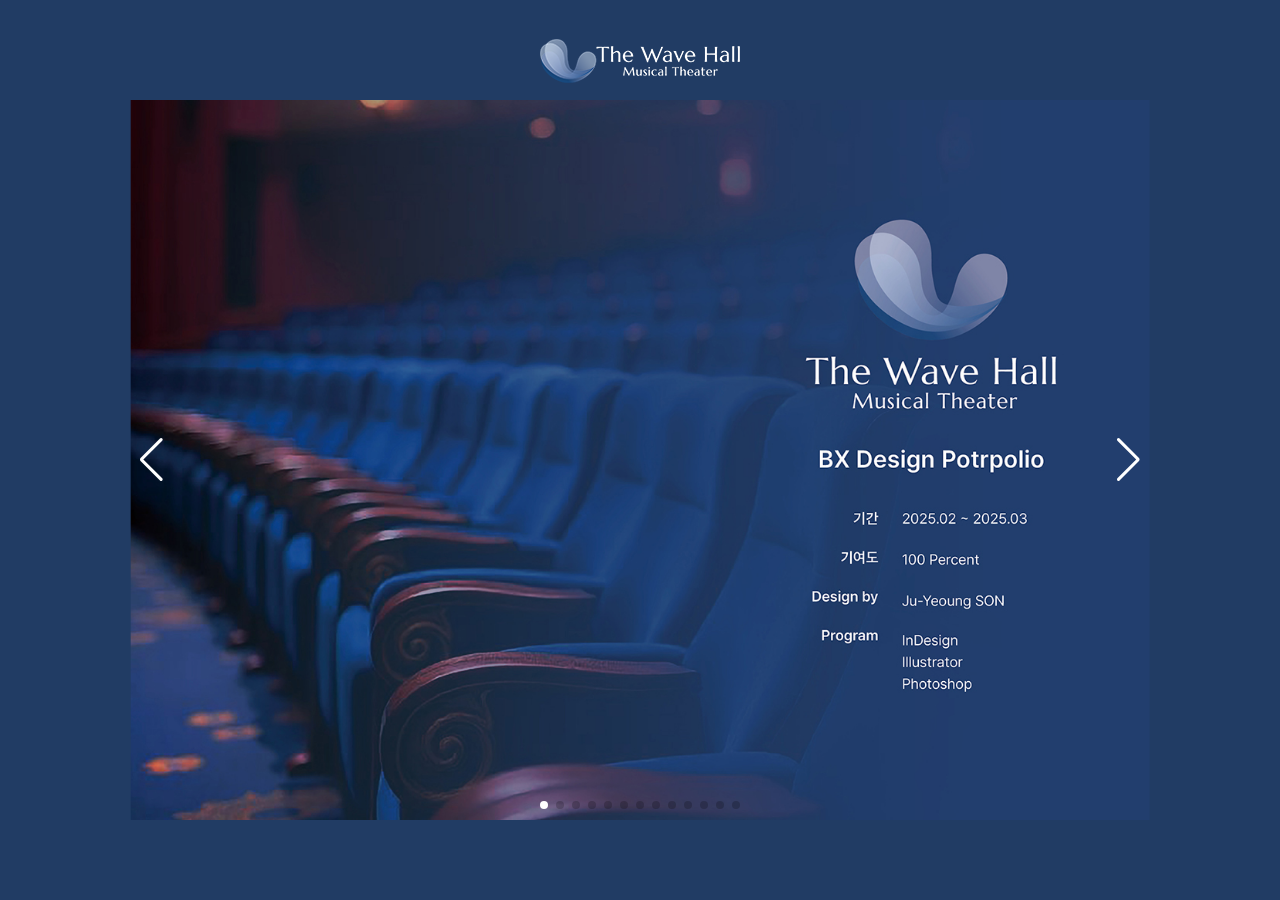
<file: BX/index.html>
<!DOCTYPE html>
<html lang="en">

<head>
  <meta charset="utf-8" />
  <title>wave hall BX</title>
  <meta name="viewport" content="width=device-width, initial-scale=1, minimum-scale=1, maximum-scale=1" />
  <!-- Link Swiper's CSS -->
   <link rel="stylesheet" href="./css/style.css">
  <link rel="stylesheet" href="https://cdn.jsdelivr.net/npm/swiper@11/swiper-bundle.min.css" />
  <link rel="shortcut icon" href="./img/favinon.png" type="image/x-icon">
  <!-- Demo styles -->
  
</head>

<body>

  <div class="logo">
    <h1><img src="./img/logo_white 가로타입.png" alt="logo"></h1>
  </div>
  <!-- Swiper -->

  <div style="--swiper-navigation-color: #fff; --swiper-pagination-color: #fff" class="swiper mySwiper">
    <div class="swiper-wrapper">
      <div class="swiper-slide">
        <img src="./img/BX_cover.jpg" loading="lazy" />
        <div class="swiper-lazy-preloader swiper-lazy-preloader-white"></div>
      </div>
      <div class="swiper-slide">
        <img src="img/BX1.jpg" loading="lazy" />
        <div class="swiper-lazy-preloader swiper-lazy-preloader-white"></div>
      </div>
      <div class="swiper-slide">
        <img src="./img/BX2.jpg" loading="lazy" />
        <div class="swiper-lazy-preloader swiper-lazy-preloader-white"></div>
      </div>
      <div class="swiper-slide">
        <img src="./img/BX3.jpg" loading="lazy" />
        <div class="swiper-lazy-preloader swiper-lazy-preloader-white"></div>
      </div>
      <div class="swiper-slide">
        <img src="./img/BX4.jpg" loading="lazy" />
        <div class="swiper-lazy-preloader swiper-lazy-preloader-white"></div>
      </div>
      <div class="swiper-slide">
        <img src="./img/BX5.jpg" loading="lazy" />
        <div class="swiper-lazy-preloader swiper-lazy-preloader-white"></div>
      </div>
      <div class="swiper-slide">
        <img src="./img/BX6.jpg" loading="lazy" />
        <div class="swiper-lazy-preloader swiper-lazy-preloader-white"></div>
      </div>
      <div class="swiper-slide">
        <img src="./img/BX7.jpg" loading="lazy" />
        <div class="swiper-lazy-preloader swiper-lazy-preloader-white"></div>
      </div>
      <div class="swiper-slide">
        <img src="./img/BX8.jpg" loading="lazy" />
        <div class="swiper-lazy-preloader swiper-lazy-preloader-white"></div>
      </div>
      <div class="swiper-slide">
        <img src="./img/BX9.jpg" loading="lazy" />
        <div class="swiper-lazy-preloader swiper-lazy-preloader-white"></div>
      </div>
      <div class="swiper-slide">
        <img src="./img/BX10.jpg" loading="lazy" />
        <div class="swiper-lazy-preloader swiper-lazy-preloader-white"></div>
      </div>
      <div class="swiper-slide">
        <img src="./img/BX11.jpg" loading="lazy" />
        <div class="swiper-lazy-preloader swiper-lazy-preloader-white"></div>
      </div>
      <div class="swiper-slide">
        <img src="./img/BX12.jpg" loading="lazy" />
        <div class="swiper-lazy-preloader swiper-lazy-preloader-white"></div>
      </div>
    </div>
    <div class="swiper-button-next"></div>
    <div class="swiper-button-prev"></div>
    <div class="swiper-pagination"></div>
  </div>

  <!-- Swiper JS -->
  <script src="https://cdn.jsdelivr.net/npm/swiper@11/swiper-bundle.min.js"></script>
  <script src="../js/jquery-3.7.1.min.js"></script>

  <!-- Initialize Swiper -->
  <script>
    var swiper = new Swiper(".mySwiper", {
      lazy: true,
      autoplay: true,
      infinite: true,
      loop:true,
      pagination: {
        el: ".swiper-pagination",
        clickable: true,
      },
      navigation: {
        nextEl: ".swiper-button-next",
        prevEl: ".swiper-button-prev",
      },
    });
  </script>
</body>

</html>
</file>
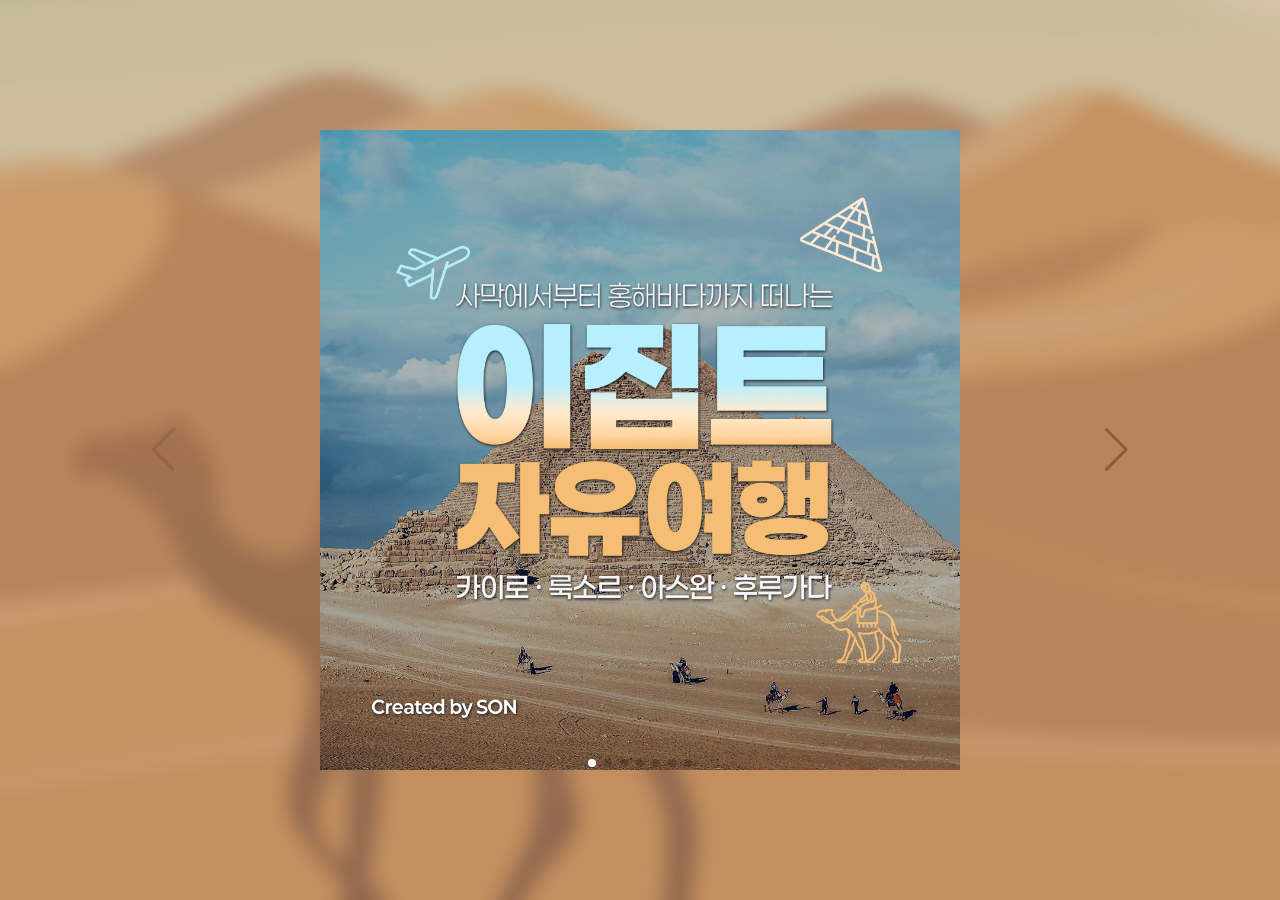
<file: card_news/index.html>
<!DOCTYPE html>
<html lang="en">

<head>
  <meta charset="utf-8" />
  <title>Card News</title>
  <meta name="viewport" content="width=device-width, initial-scale=1, minimum-scale=1, maximum-scale=1" />
  
  <!-- favicon -->
  <link rel="shortcut icon" href="./images/note.png" type="image/x-icon">
  <!-- Link Swiper's CSS -->
  <link rel="stylesheet" href="https://cdn.jsdelivr.net/npm/swiper@11/swiper-bundle.min.css" />
  <link rel="stylesheet" href="./css/style.css">

  <!-- Demo styles -->
</head>

<body>
  <!-- Swiper -->
  <div class="swiper mySwiper">
    <div class="swiper-wrapper">
      <div class="swiper-slide">
        <img src="./images/Artboard 1.jpg" alt="1">
      </div>
      <div class="swiper-slide">
        <img src="./images/Artboard2.jpg" alt="2">
      </div>
      <div class="swiper-slide">
        <img src="./images/Artboard3.jpg" alt="3">
      </div>
      <div class="swiper-slide">
        <img src="./images/Artboard4.jpg" alt="4">
      </div>
      <div class="swiper-slide">
        <img src="./images/Artboard5.jpg" alt="5">
      </div>
      <div class="swiper-slide">
        <img src="./images/Artboard6.jpg" alt="6">
      </div>
      <div class="swiper-slide">
        <img src="./images/Artboard7.jpg" alt="7">
      </div>
    </div>

    <div class="swiper-button-next"></div>
    <div class="swiper-button-prev"></div>
    <div class="swiper-pagination"></div>
  </div>

  <!-- Swiper JS -->
  <script src="https://cdn.jsdelivr.net/npm/swiper@11/swiper-bundle.min.js"></script>

  <!-- Initialize Swiper -->
  <script>
    var swiper = new Swiper(".mySwiper", {
      cssMode: true,
      navigation: {
        nextEl: ".swiper-button-next",
        prevEl: ".swiper-button-prev",
      },
      pagination: {
        el: ".swiper-pagination",
      },
      mousewheel: true,
      keyboard: true,
    });
  </script>
</body>

</html>
</file>
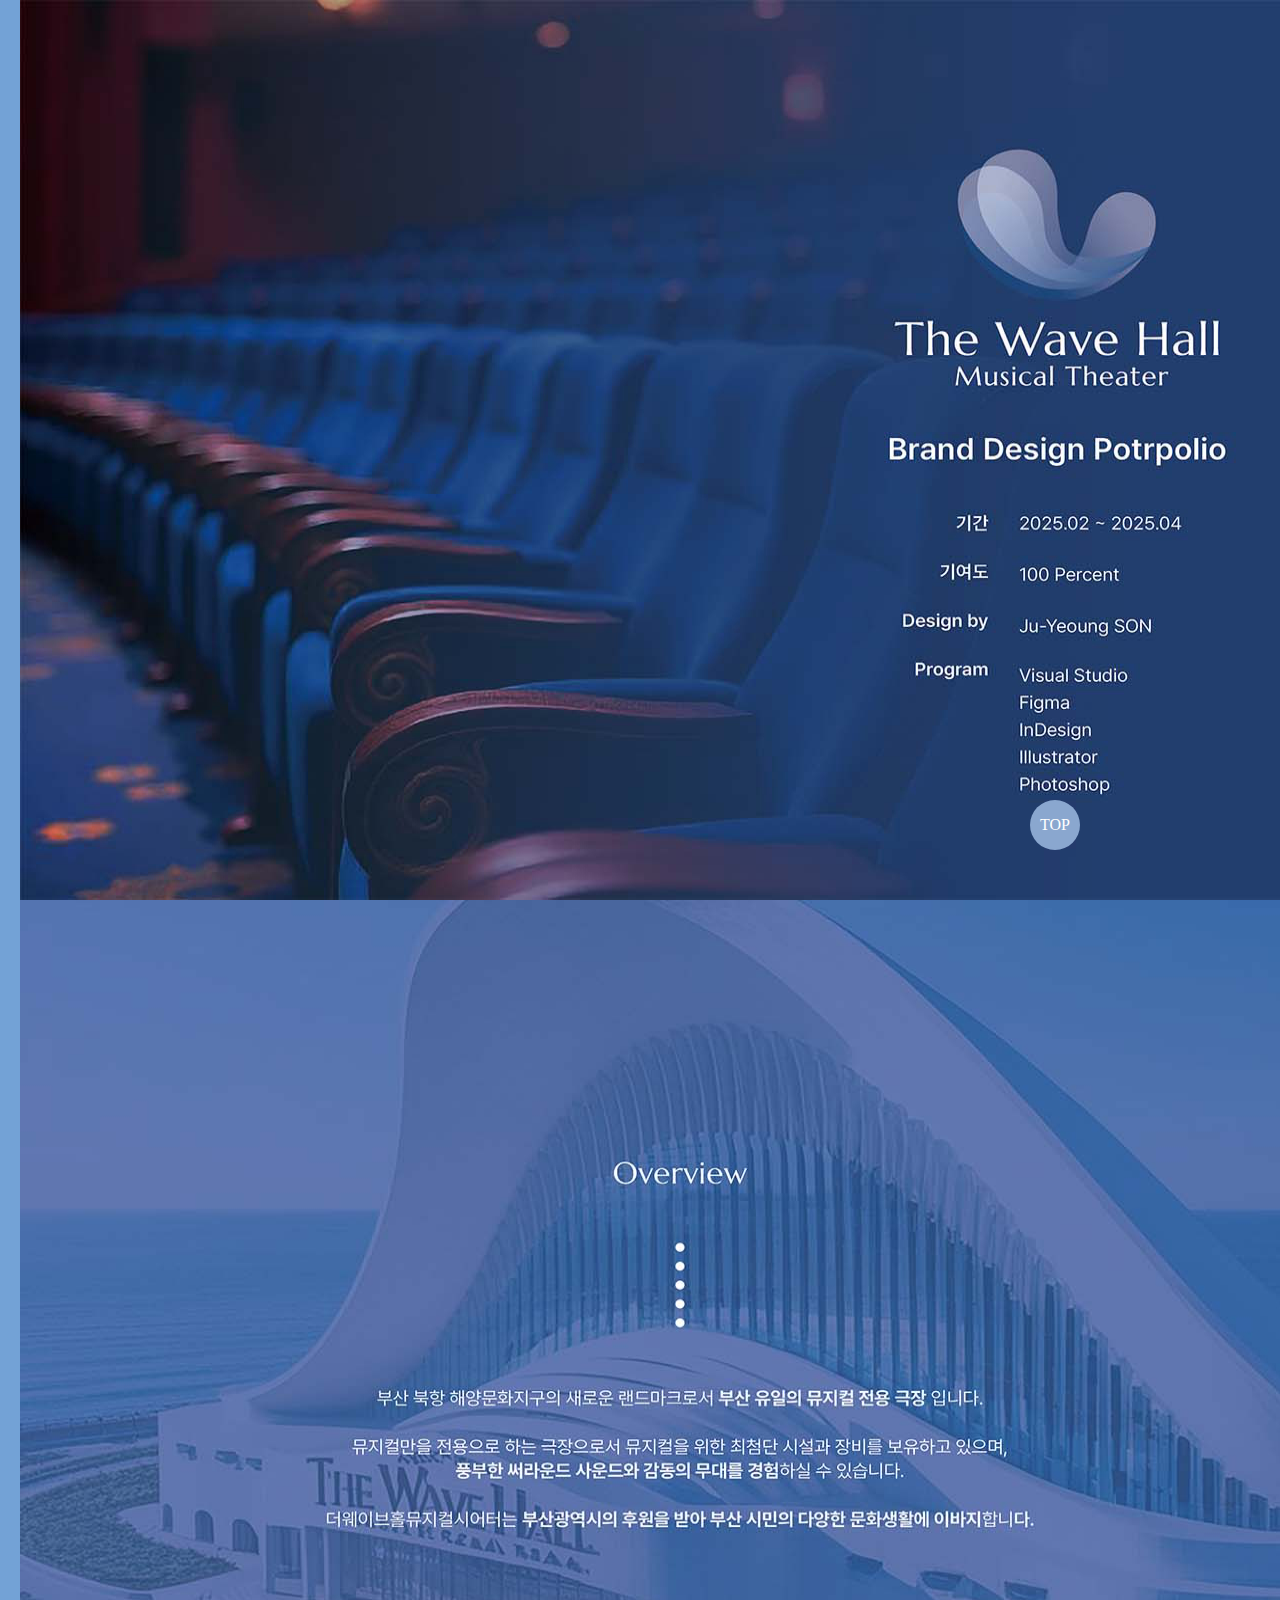
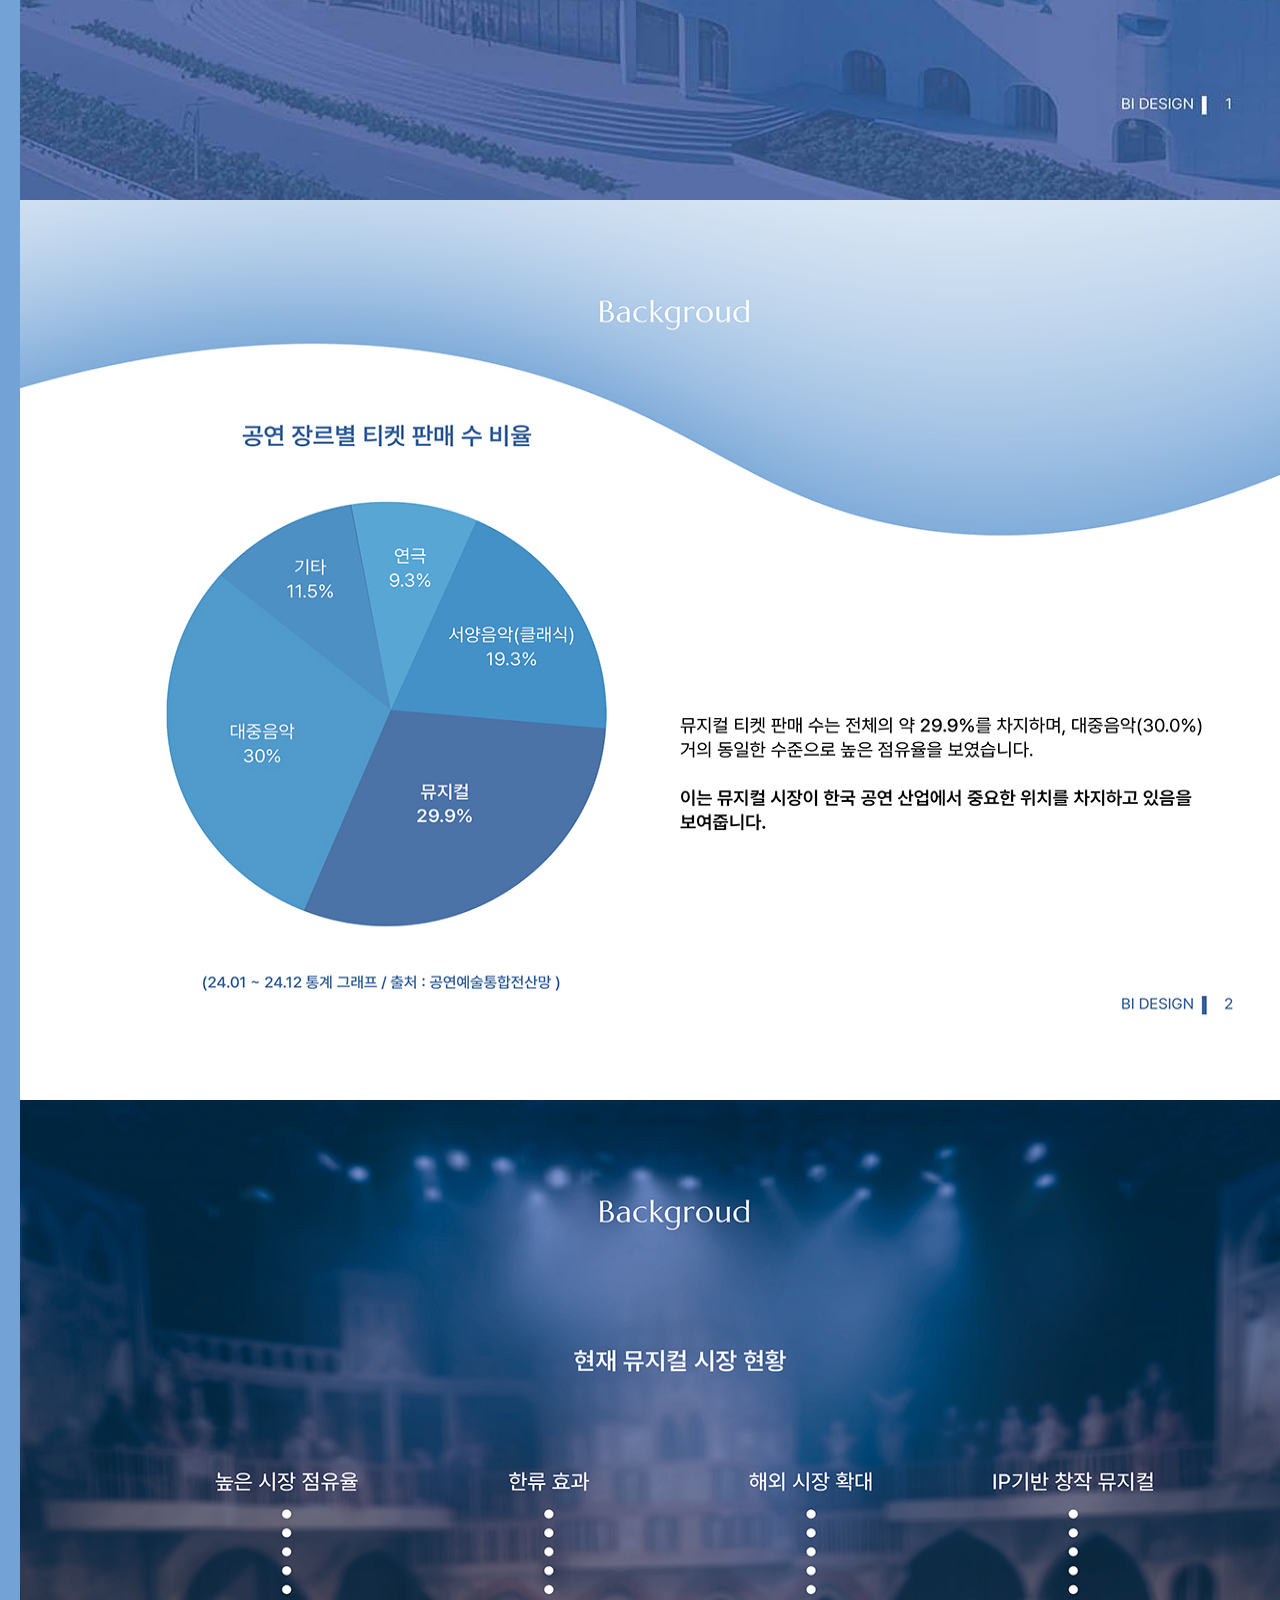
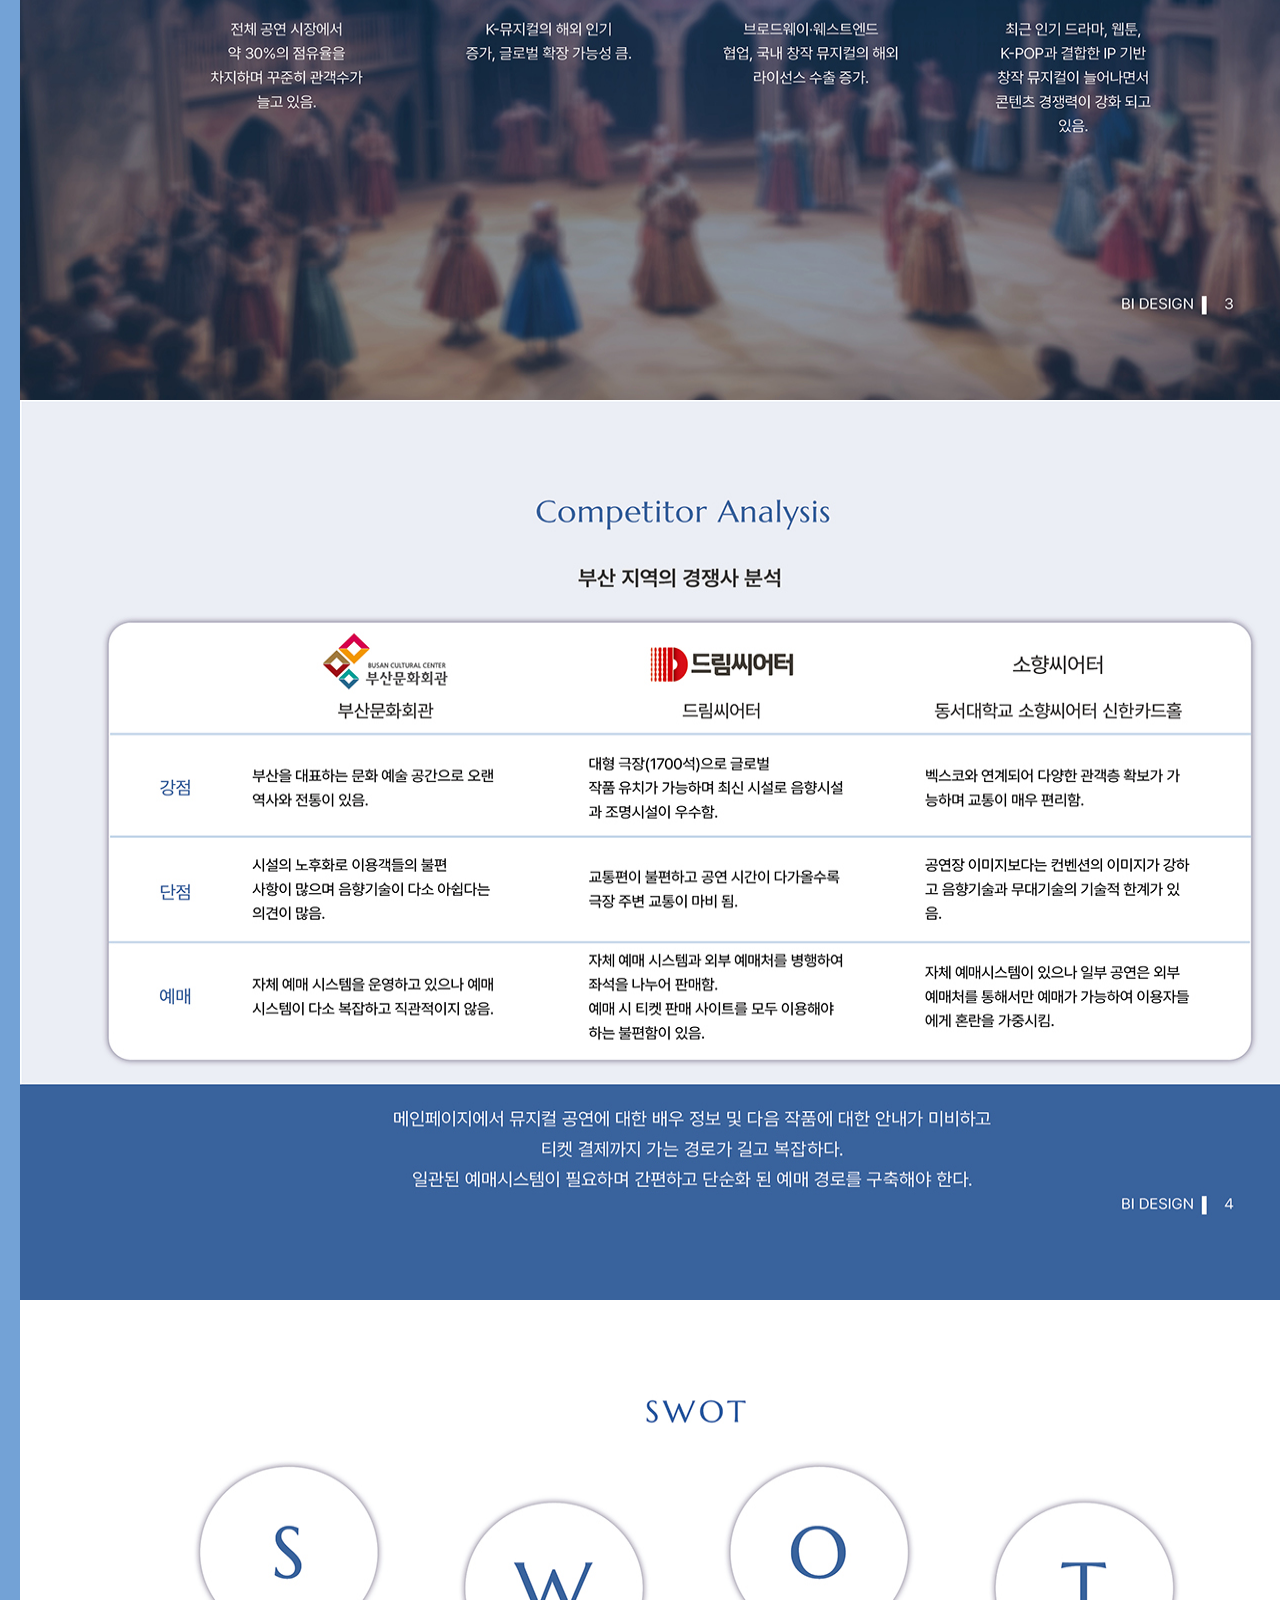
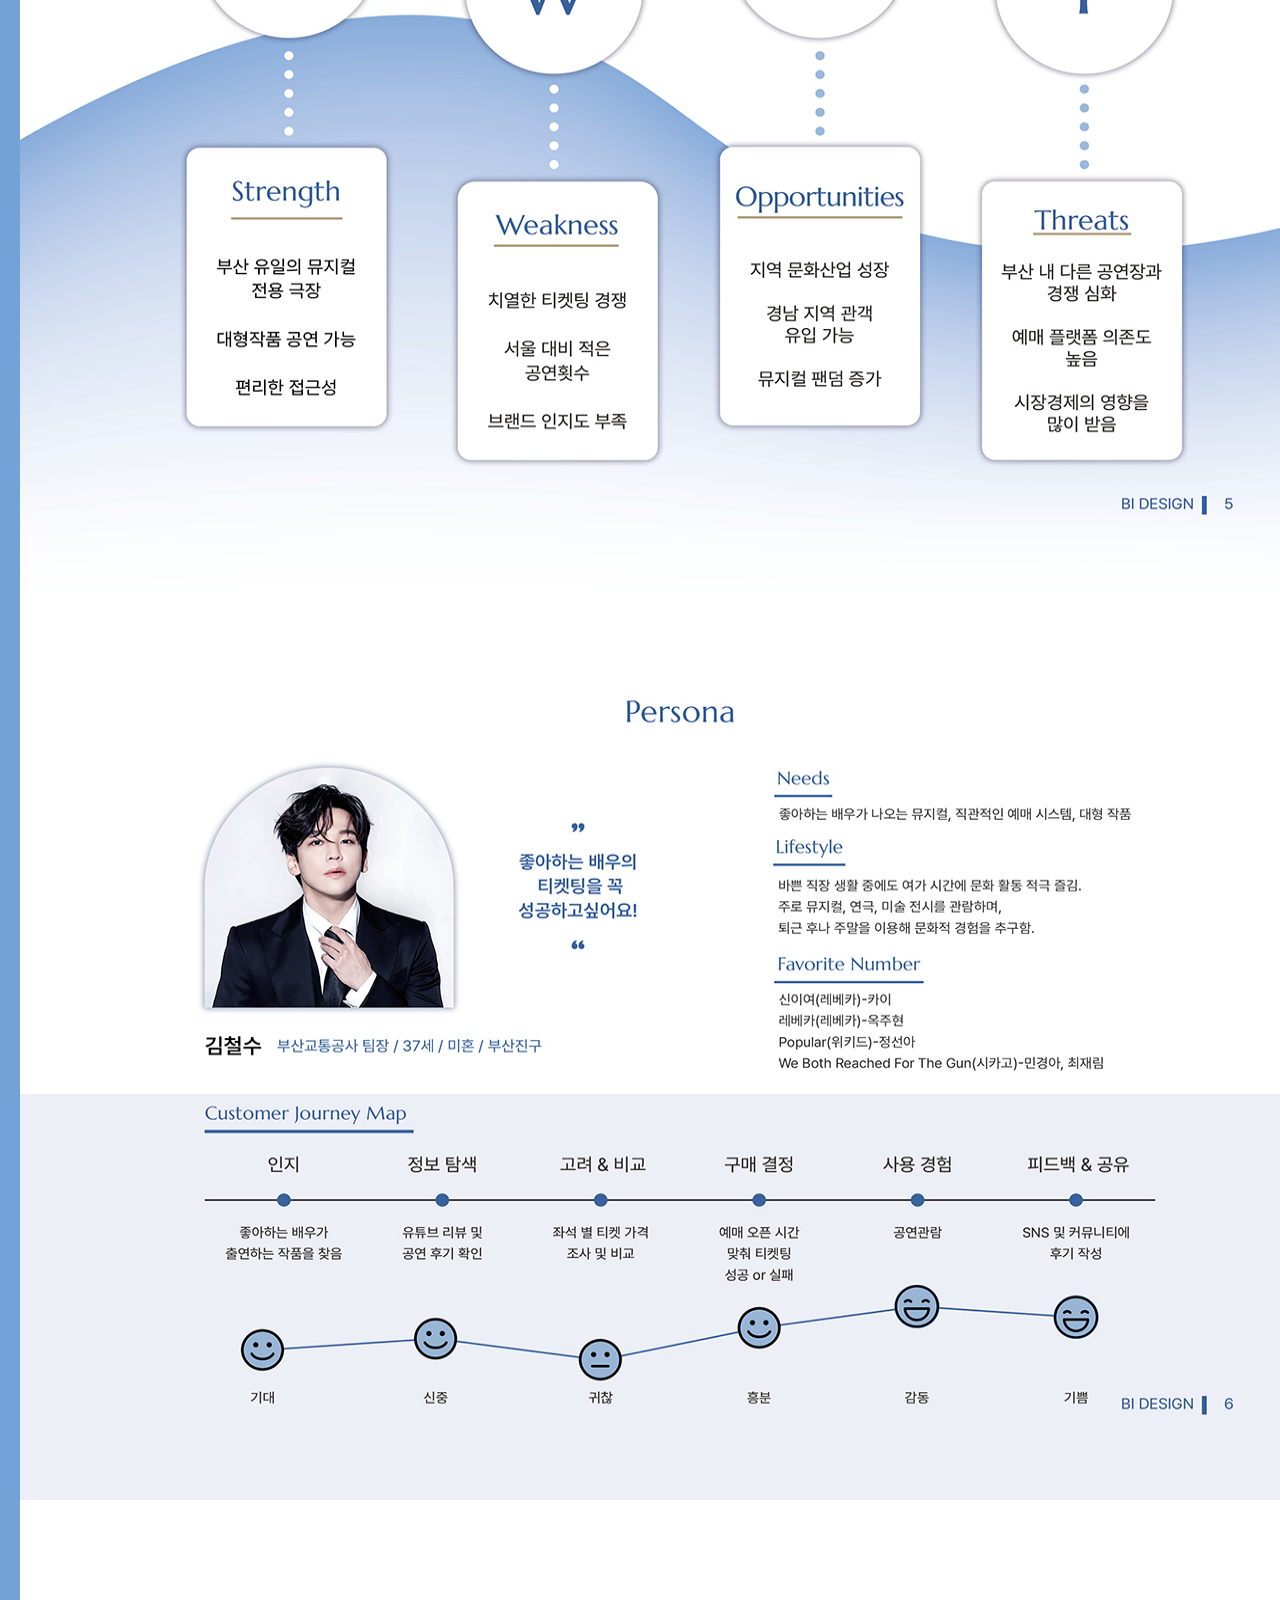
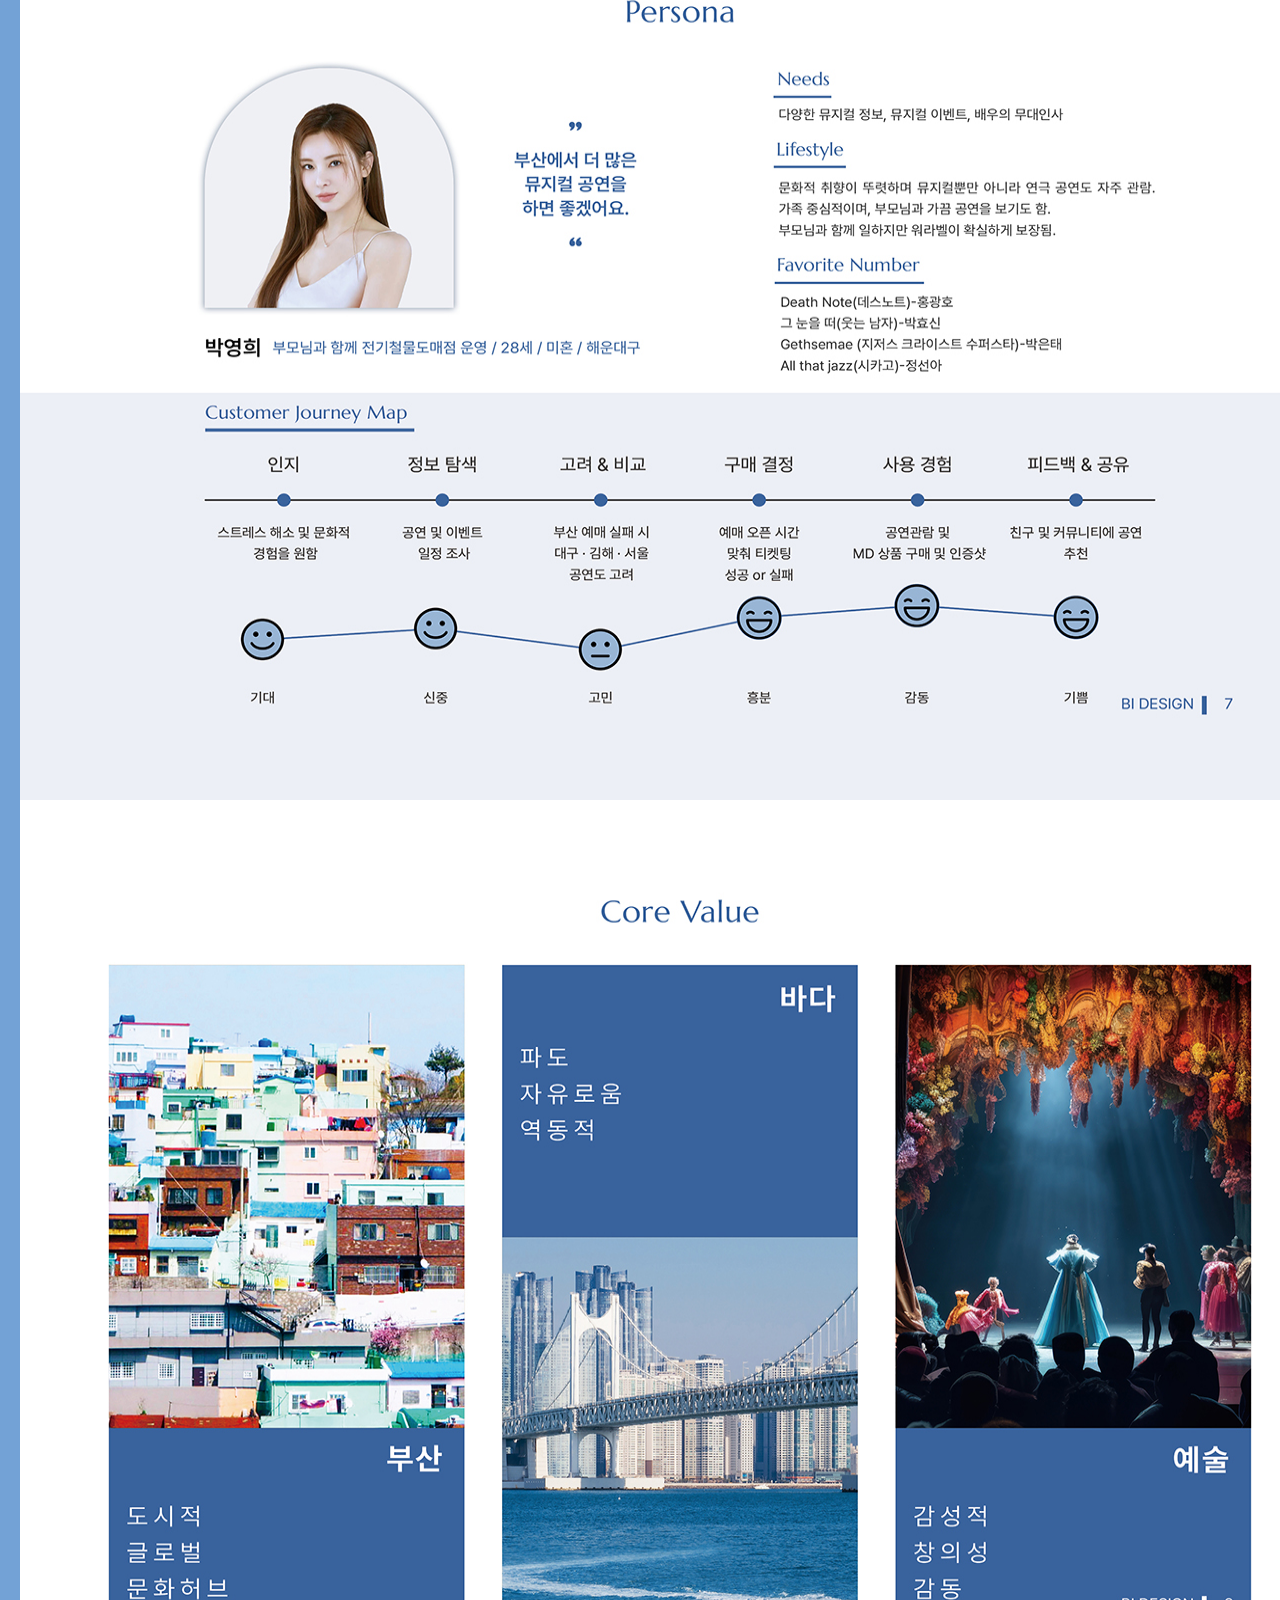
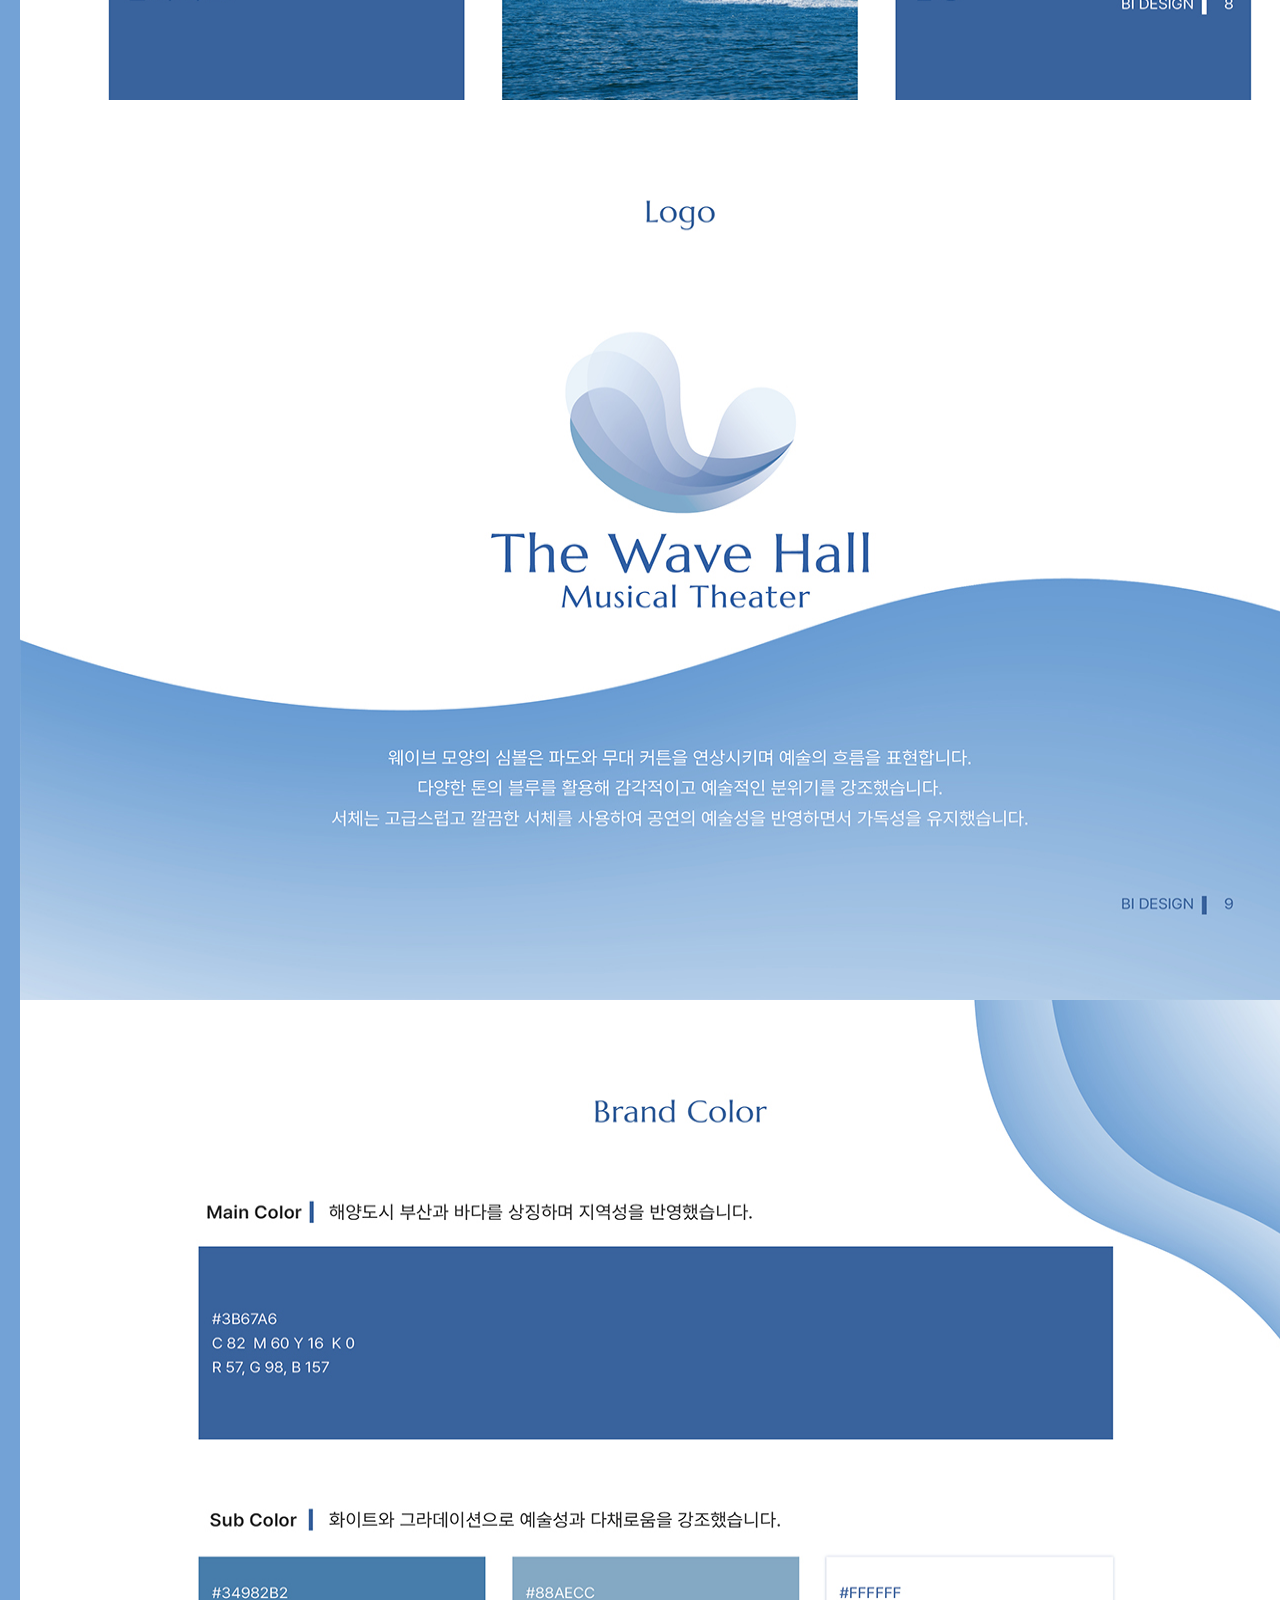
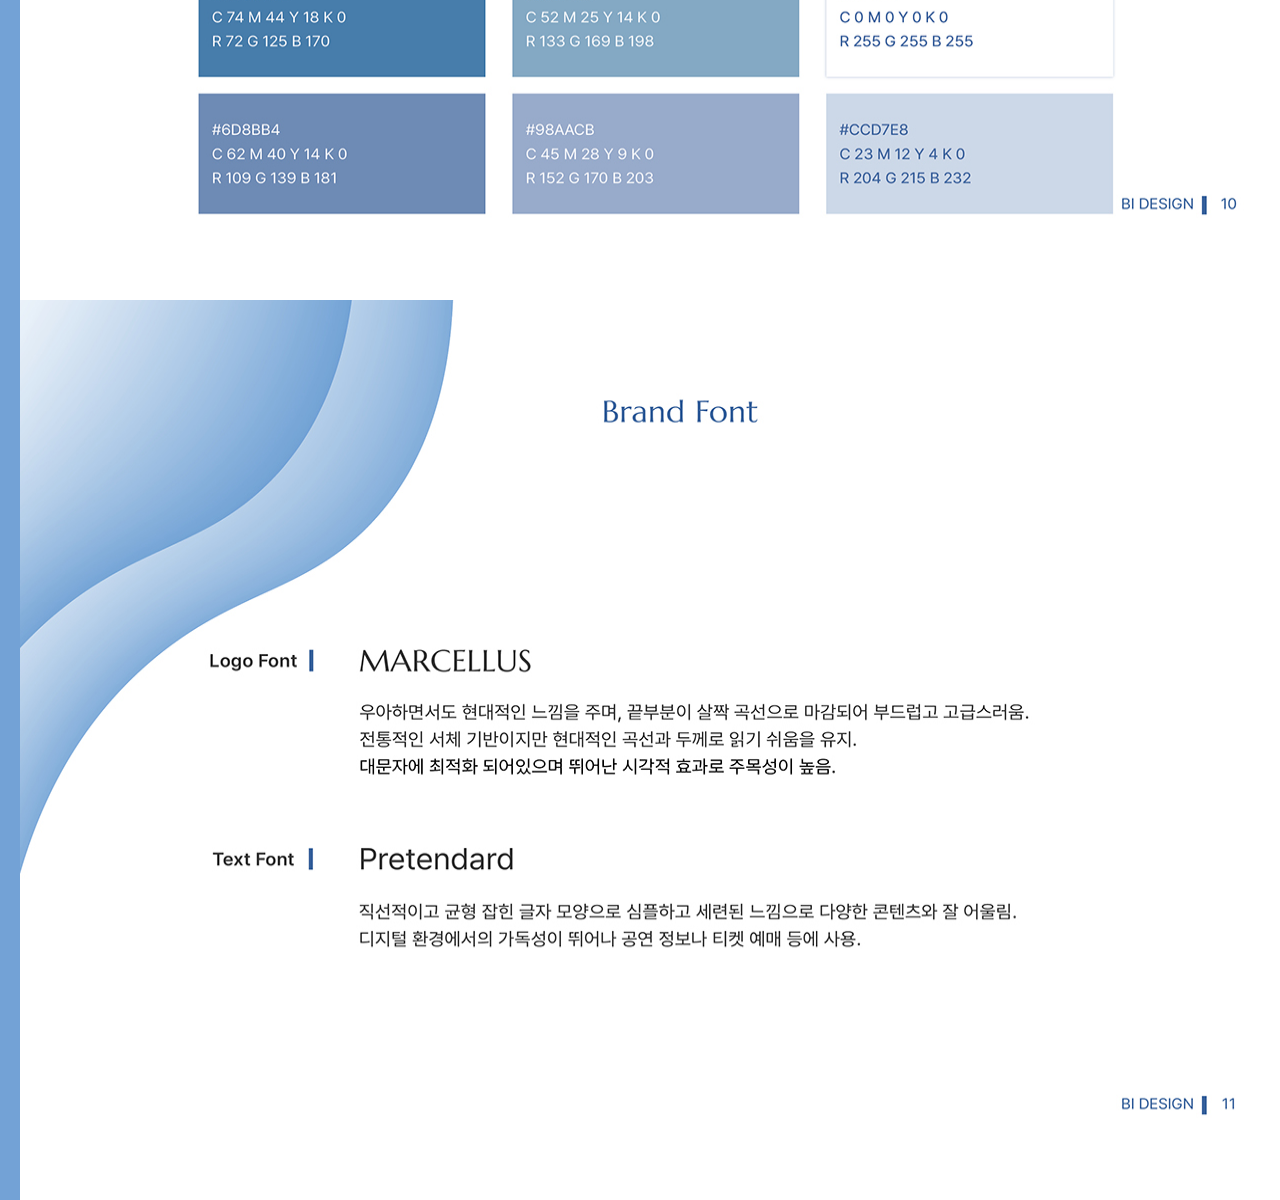
<file: Guide_BI/index.html>
<!DOCTYPE html>
<html lang="ko">

<head>
    <meta charset="UTF-8">
    <meta name="viewport" content="width=1360">
    <title>wave hall BI</title>
    <link rel="shortcut icon" href="./img/favinon.png" type="image/x-icon">
    <link rel="stylesheet" href="./css/style.css">
</head>

<body>
    <div id="wrap">
        <div id="inner">
            <div>
                <img src="./img/BI_cover.jpg" alt="1">
            </div>
            <div>
                <img src="./img/BI1.jpg" alt="2">
            </div>
            <div>
                <img src="./img/BI2.jpg" alt="3">
            </div>
            <div>
                <img src="./img/BI3.jpg" alt="4">
            </div>
            <div>
                <img src="./img/BI4.jpg" alt="5">
            </div>
            <div>
                <img src="./img/BI5.jpg" alt="6">
            </div>
            <div>
                <img src="./img/BI6.jpg" alt="7">
            </div>
            <div>
                <img src="./img/BI7.jpg" alt="8">
            </div>
            <div>
                <img src="./img/BI8.jpg" alt="9">
            </div>
            <div>
                <img src="./img/BI9.jpg" alt="10">
            </div>
            <div>
                <img src="./img/BI10.jpg" alt="11">
            </div>
            <div>
                <img src="./img/BI11.jpg" alt="12">
            </div>

            <div class="top">
                <a href="#">TOP</a>
            </div>
        </div>
    </div>
    <!-- 오픈소스 -->
    <script src="./js/jquery-3.7.1.min.js"></script>
    <!-- 제어코드 -->
    <script src="./js/script.js"></script>
</body>

</html>
</file>
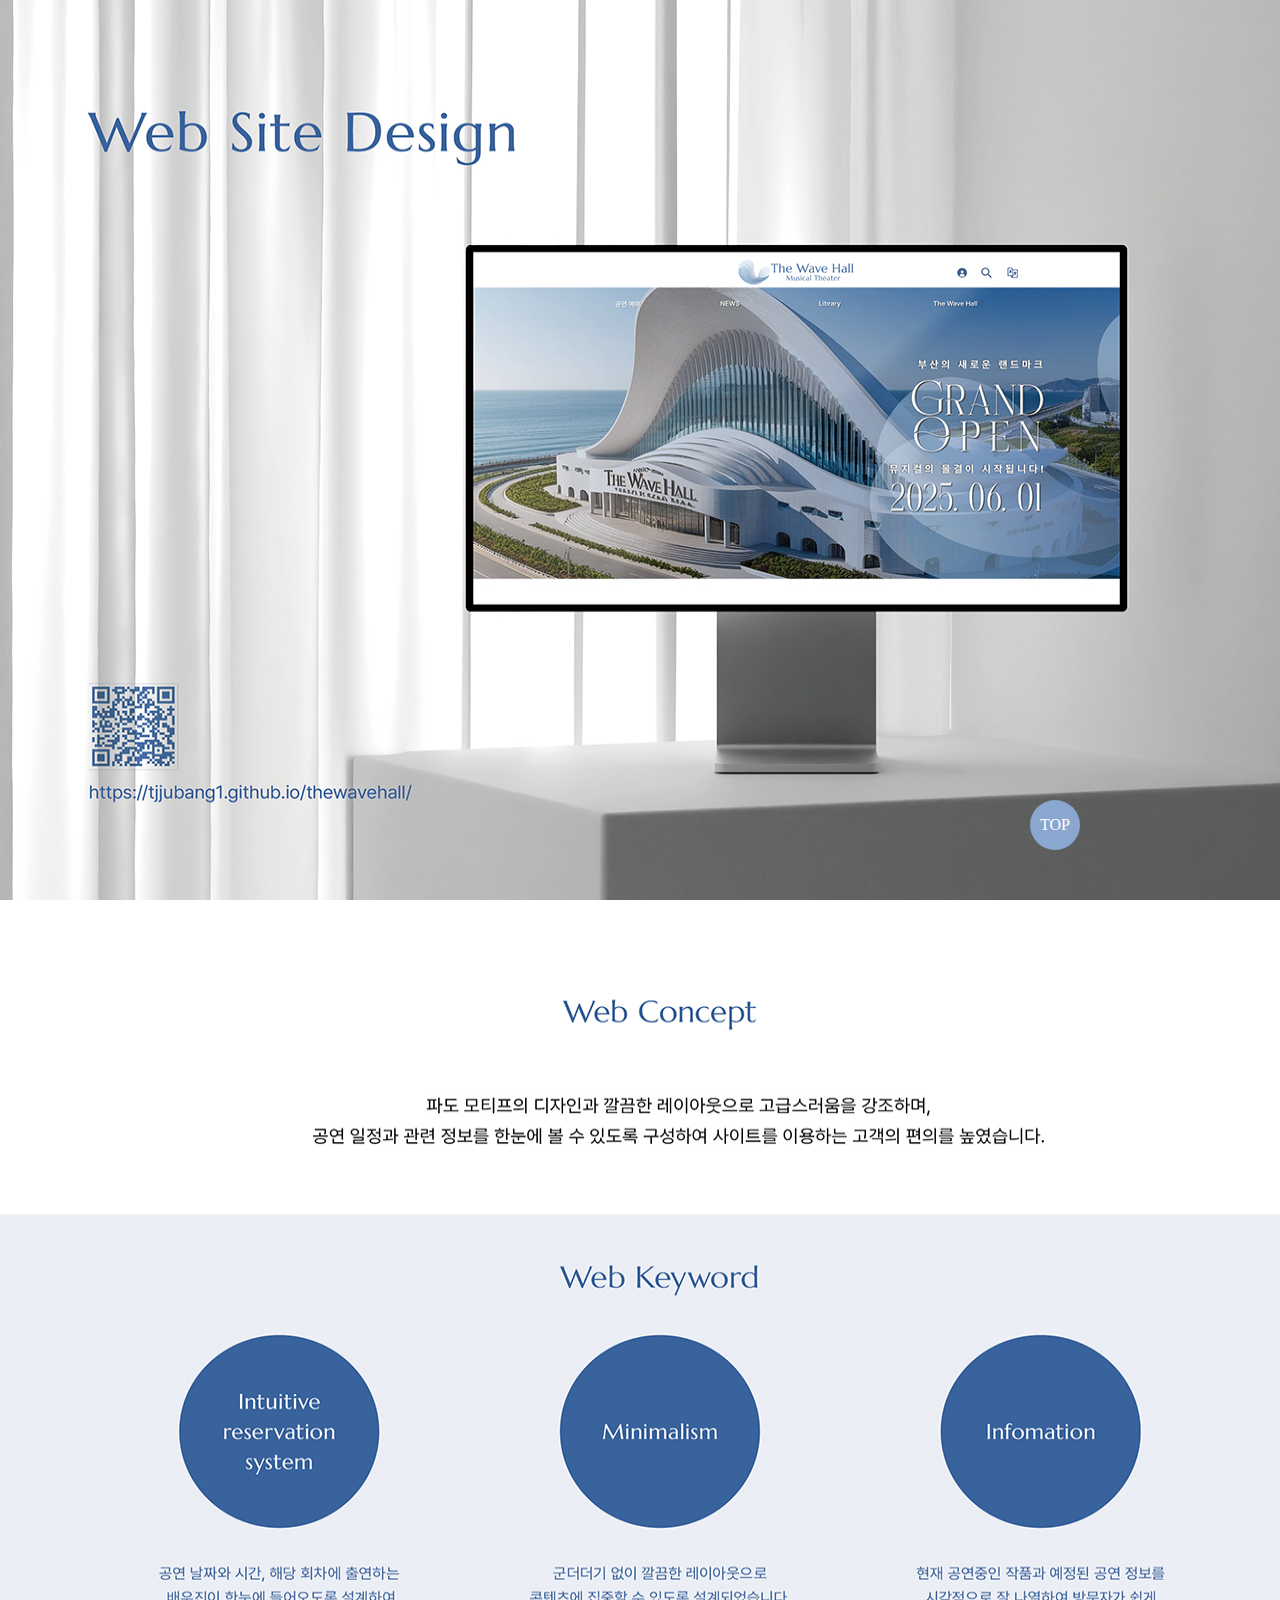
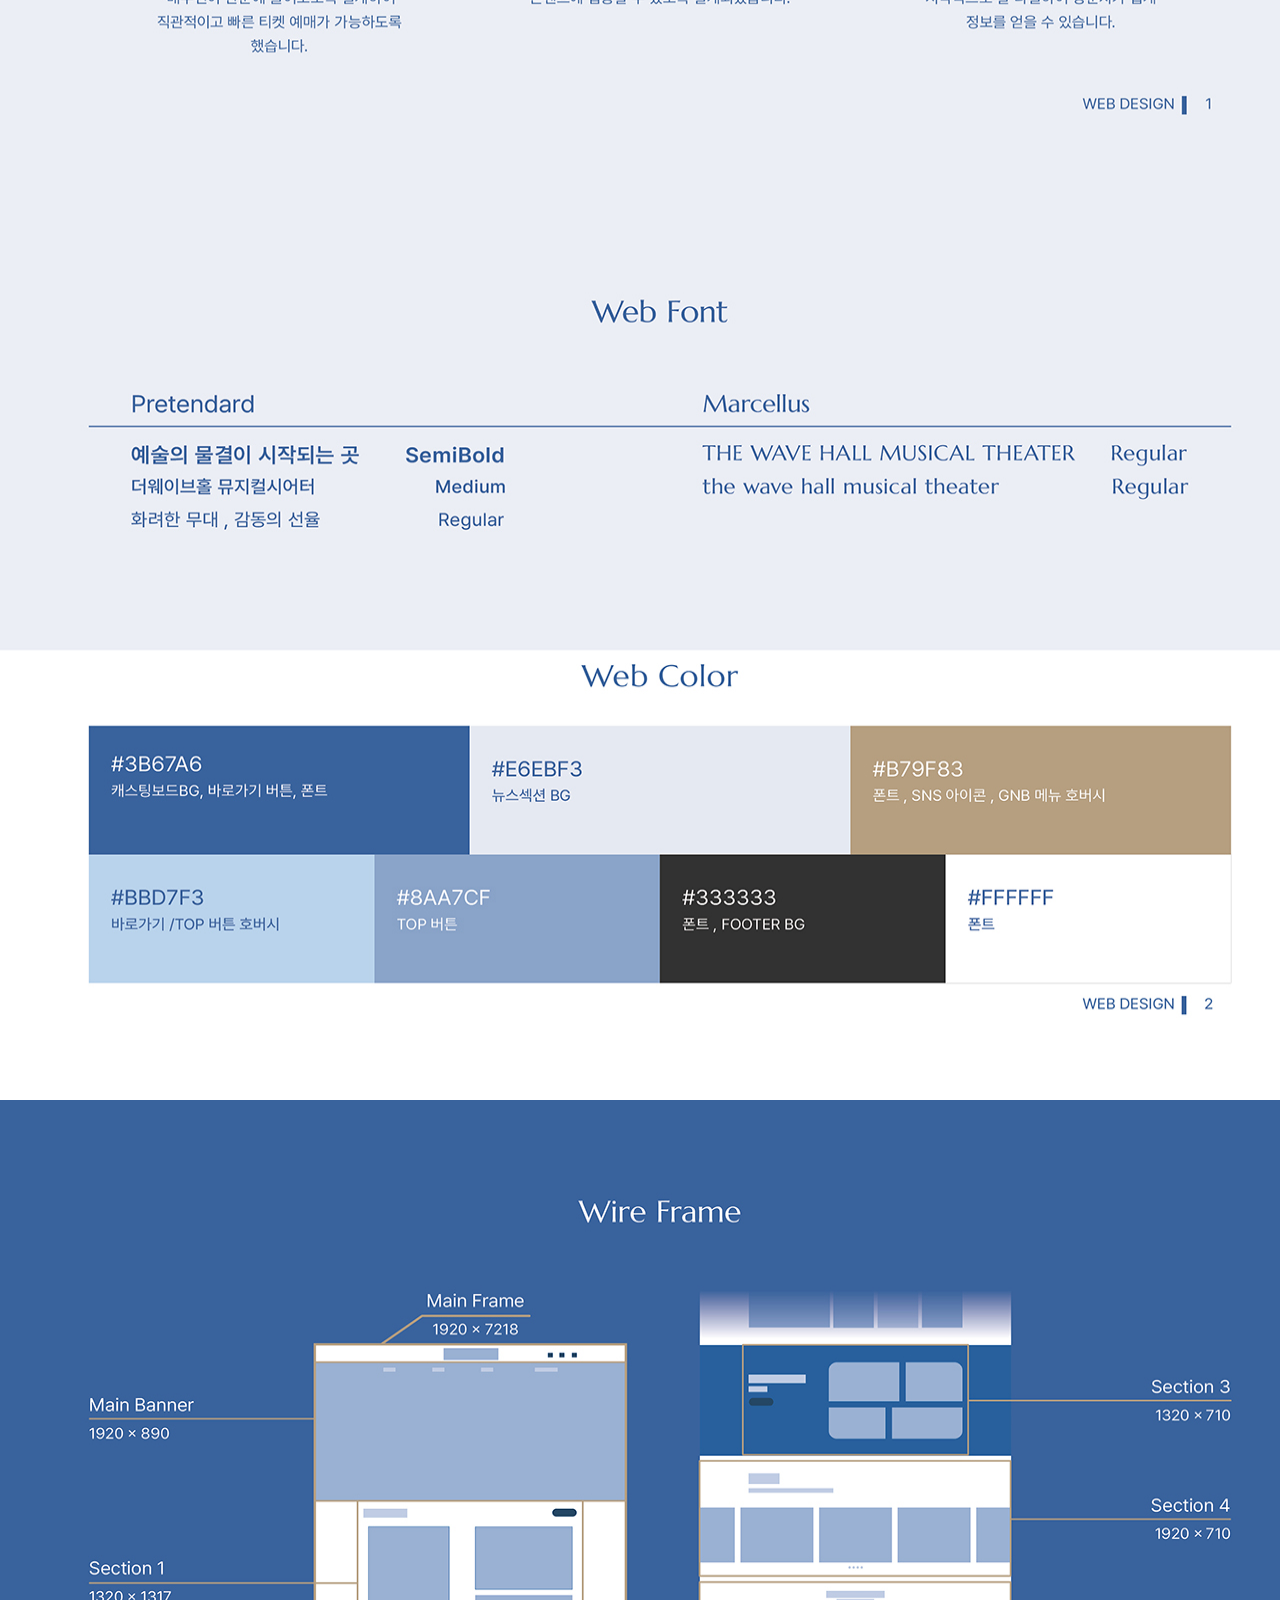
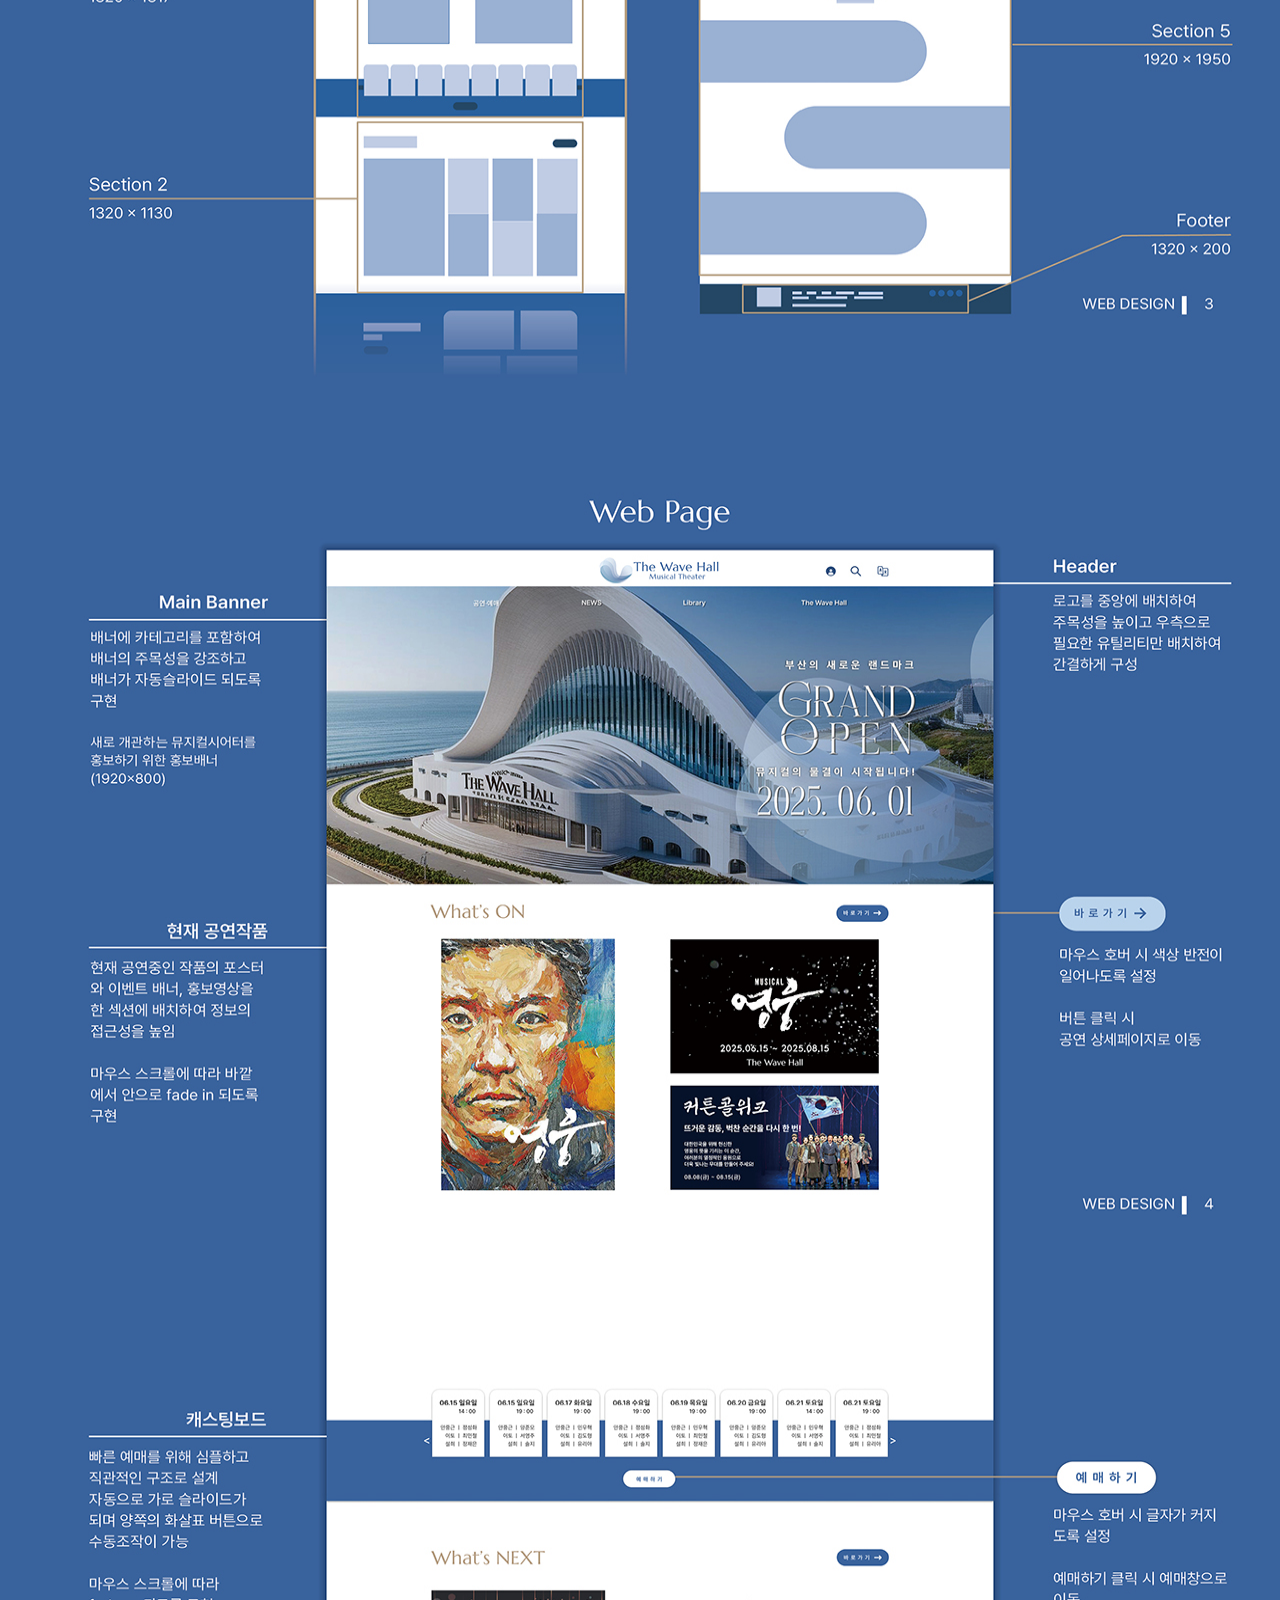
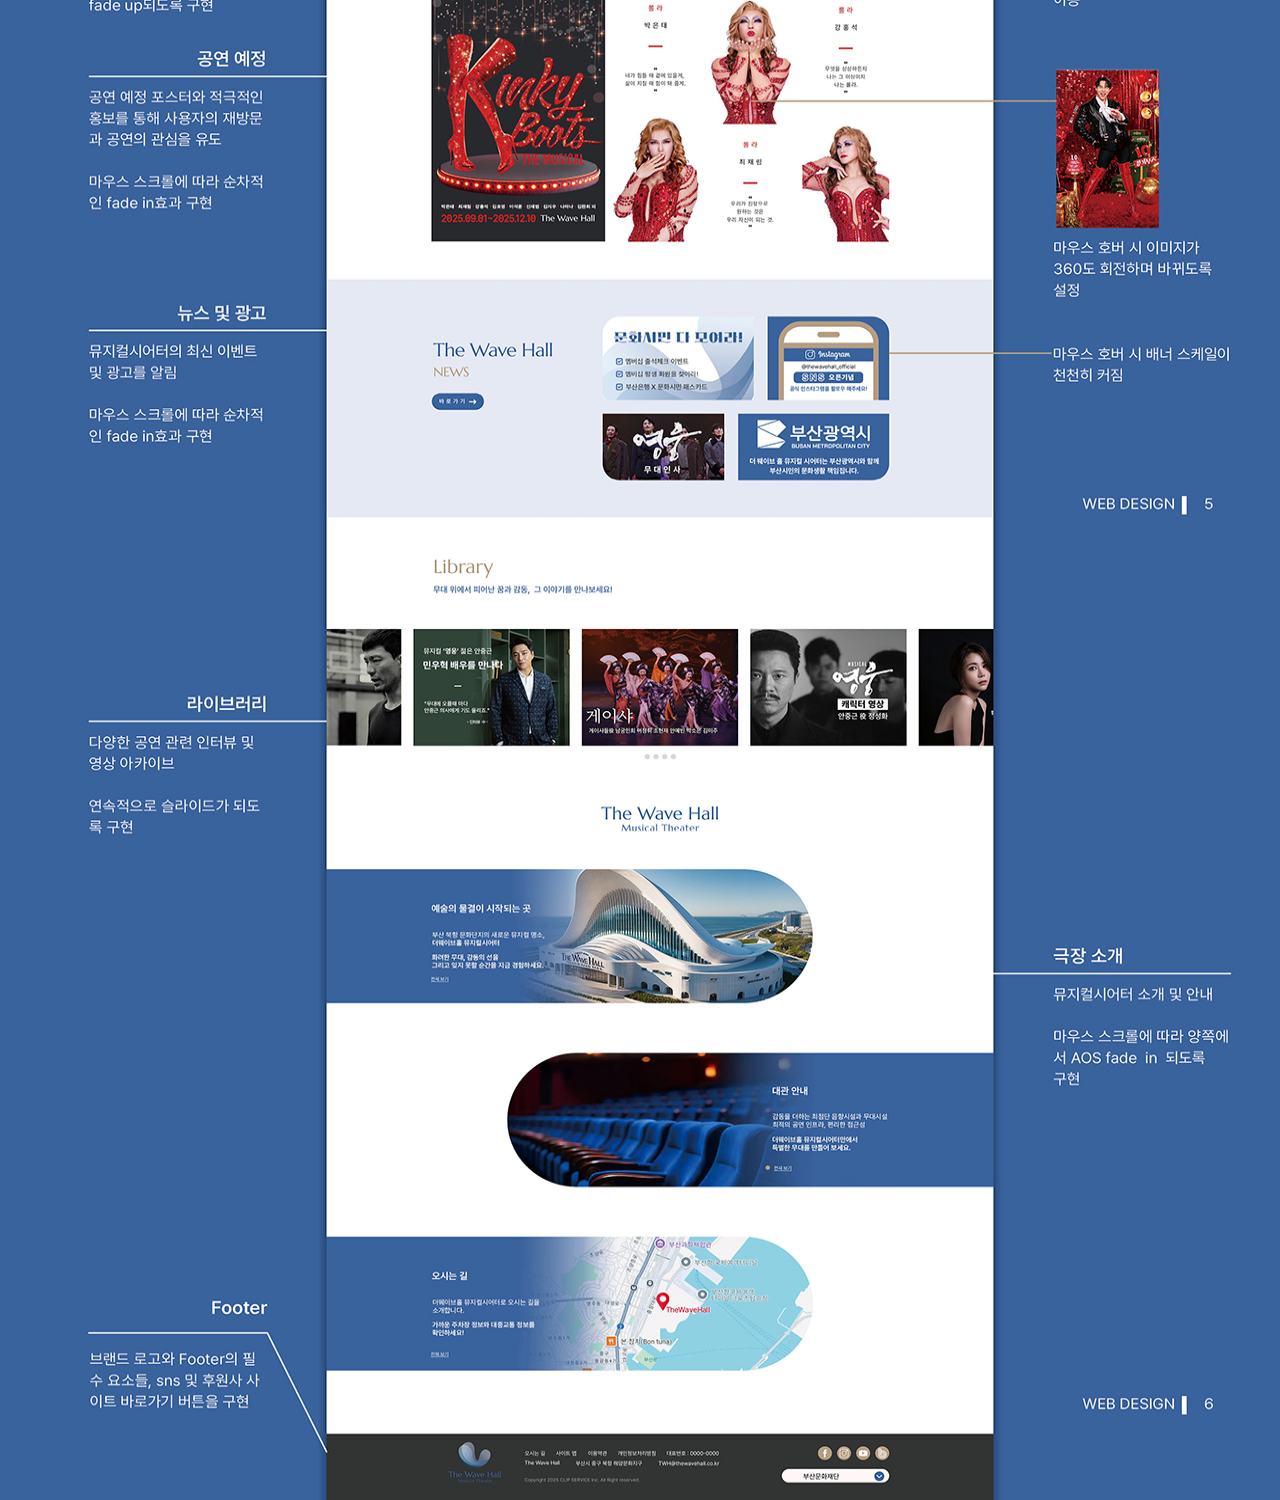
<file: Web_Guide/index.html>
<!DOCTYPE html>
<html lang="en">

<head>
    <meta charset="UTF-8">
    <meta name="viewport" content="width=device-width, initial-scale=1.0">
    <link rel="stylesheet" href="./css/style.css">
    <link rel="shortcut icon" href="./img/favinon.png" type="image/x-icon">
    <title>Web Guide</title>
</head>

<body>
    <div id="wrap">
        <div>
            <img src="./img/web1.jpg" alt="1">
        </div>
        <div>
            <img src="./img/web2.jpg" alt="2">
        </div>
        <div>
            <img src="./img/web3.jpg" alt="3">
        </div>
        <div>
            <img src="./img/web4.jpg" alt="4">
        </div>
        <div>
            <img src="./img/web5.jpg" alt="5">
        </div>
        <div>
            <img src="./img/web6.jpg" alt="6">
        </div>
        <div>
            <img src="./img/web7.jpg" alt="7">
        </div>
    </div>

    <!-- top button -->
    <div class="top">
        <a href="#">TOP</a>
    </div>

    <!-- 오픈소스 -->
    <script src="./js/jquery-3.7.1.min.js"></script>
    <!-- 제어코드 -->
    <script src="./js/script.js"></script>
    </div>

</body>

</html>
</file>
<file: BX/css/style.css>
html,
body {
  position: relative;
  height: 100%;
}

body {
  background: #213c64;
  font-family: Helvetica Neue, Helvetica, Arial, sans-serif;
  font-size: 14px;
  color: #3B67A6;
  margin: 0;
  padding: 0;
  position: relative;
}
.logo{
  width: 200px;
  height: 70px;
  position:absolute;
  top: 20px;
  left: 50%;
  transform: translateX(-50%);
}
.logo img{
  width: 100%;
  height: 100%;
}
.swiper {
  width: 80%;
  height:80%;
  position: absolute;
  top: 100px;
}

.swiper-slide {
  text-align: center;
  font-size: 18px;
  background: #213c64;
}

.swiper-slide img {
  width: auto;
  height:auto;
  max-width:100%;
  max-height: 100%;
  -ms-transform: translate(-50%, -50%);
  -webkit-transform: translate(-50%, -50%);
  -moz-transform: translate(-50%, -50%);
  transform: translate(-50%, -50%);
  position: absolute;
  left: 50%;
  top: 50%;
}


.swiper-button-next,.swiper-button-prev {
  position: absolute;
  top: var(--swiper-navigation-top-offset,50%);
  width: calc(var(--swiper-navigation-size)/ 44 * 27);
  height: var(--swiper-navigation-size);
  margin-top: calc(0px - (var(--swiper-navigation-size)/ 2));
  z-index: 10;
  cursor: pointer;
  display: flex;
  align-items: center;
  justify-content: center;
  color: var(--swiper-navigation-color,var(--swiper-theme-color))
}
.swiper-button-next:hover{
  font-weight: bolder;
}
.swiper-button-prev:hover{
  font-weight: bolder;
}

.swiper-horizontal>.swiper-pagination-bullets,.swiper-pagination-bullets.swiper-pagination-horizontal,.swiper-pagination-custom,.swiper-pagination-fraction {
  bottom: var(--swiper-pagination-bottom,80px);
  top: var(--swiper-pagination-top,auto);
  left: 0;
  width: 100%
}
</file>
<file: card_news/css/style.css>
html,
 body {
     position: relative;
     height: 100%;
 }

 body {
     font-family: Helvetica Neue, Helvetica, Arial, sans-serif;
     font-size: 14px;
     color: #000;
     margin: 0;
     padding: 0;
     background-image: url(../images/bg2.jpg)
 }

/* 슬라이드 전체크기 조절 */
 .swiper {
     width: 1000px;
    height: 100%;
 }

 .swiper-slide {
     text-align: center;
     font-size: 18px;
     display: flex;
     justify-content: center;
     align-items: center;

 }

 /* slide img 크기 */
 .swiper-slide img {
     display: block;
     width: 640px;
     height: 640px;
     overflow: hidden;
 }
 
 /* 양쪽버튼 설정 */
 .swiper-button-next,.swiper-button-prev {
    position: absolute;
    top: var(--swiper-navigation-top-offset,50%);
    width: calc(var(--swiper-navigation-size)/ 44 * 27);
    height: var(--swiper-navigation-size);
    margin-top: calc(0px - (var(--swiper-navigation-size)/ 2));
    z-index: 10;
    cursor: pointer;
    display: flex;
    align-items: center;
    justify-content: center;
    color: #0a0a0a4f
}
.swiper-button-next:hover{
    color: #fff;
    font-weight:bolder;
}
.swiper-button-prev:hover{
    color: #fff; 
    font-weight:bolder;
}

/* 하단 원형바 설정 */
.swiper-pagination-bullet-active {
    opacity: var(--swiper-pagination-bullet-opacity, 1);
    background-color: #fff;
}
.swiper-horizontal>.swiper-pagination-bullets,.swiper-pagination-bullets.swiper-pagination-horizontal,.swiper-pagination-custom,.swiper-pagination-fraction {
    bottom: var(--swiper-pagination-bottom,130px);
    top: var(--swiper-pagination-top,auto);
    left: 0;
    width: 100%
}
</file>
<file: Guide_BI/css/style.css>
@charset "utf-8";
/* webfont */

html,
body,
div,
span,
iframe,
h1,
h2,
h3,
h4,
h5,
h6,
p,
blockquote,
pre,
a,
em,
img,
small,
strong,
b,
dl,
dt,
dd,
ol,
ul,
li,
fieldset,
form,
label,
legend,
table,
caption,
tr,
th,
td,
article,
aside,
footer,
header,
nav,
section,
summary,
video,
*{
    padding: 0;
    margin: 0;
}
a{
    text-decoration: none;
    color: inherit;
}
body{
    background-color: #73a2d6;
    color: #333;
}
#wrap{
    min-width: 1360px;
    margin: 0 auto;
}
#inner{
    margin:0 auto; 
    width: 1320px;
}
div{
    width: 1320px;
    height: 900px;
}
div img{
    width: 100%;
    height: 100%;;
    overflow: hidden;
    display: block;
}
.top{
    width: 50px;
    height: 50px;
    border-radius: 50%;
    background-color: #8aa7cf;
    color: #fff;
    display: flex;
    justify-content: center;
    align-items: center;
    cursor: pointer;
    position: absolute;
    bottom: 50px;
    right: 200px;
    z-index: 100;
    position: fixed;
}

.top a{
    display: block;
}
.top:hover{
    color: #3B67A6;
    background-color: #bbd7f3;
    font-weight: bolder;
}
</file>
<file: Web_Guide/css/style.css>
@charset "utf-8";
/* webfont */

html,
body,
div,
span,
iframe,
h1,
h2,
h3,
h4,
h5,
h6,
p,
blockquote,
pre,
a,
em,
img,
small,
strong,
b,
dl,
dt,
dd,
ol,
ul,
li,
fieldset,
form,
label,
legend,
table,
caption,
tr,
th,
td,
article,
aside,
footer,
header,
nav,
section,
summary,
video,
*{
    padding: 0;
    margin: 0;
}
a{
    text-decoration: none;
    color: inherit;
}
body{
    background-color: #b9d3ec;
    color: #333;
}
#wrap{
    margin: 0 auto;
   width: 1320px;
}
div{
    width: 1320px;
    height: 900px;
}
div img{
    width: 100%;
    height: 100%;;
    overflow: hidden;
    display: block;
}
.top{
    width: 50px;
    height: 50px;
    border-radius: 50%;
    background-color: #8aa7cf;
    color: #fff;
    display: flex;
    justify-content: center;
    align-items: center;
    cursor: pointer;
    position: absolute;
    bottom: 50px;
    right: 200px;
    z-index: 100;
    position: fixed;
}

.top a{
    display: block;
}
.top:hover{
    color: #3B67A6;
    background-color: #fff;
    font-weight: bolder;
}
</file>
